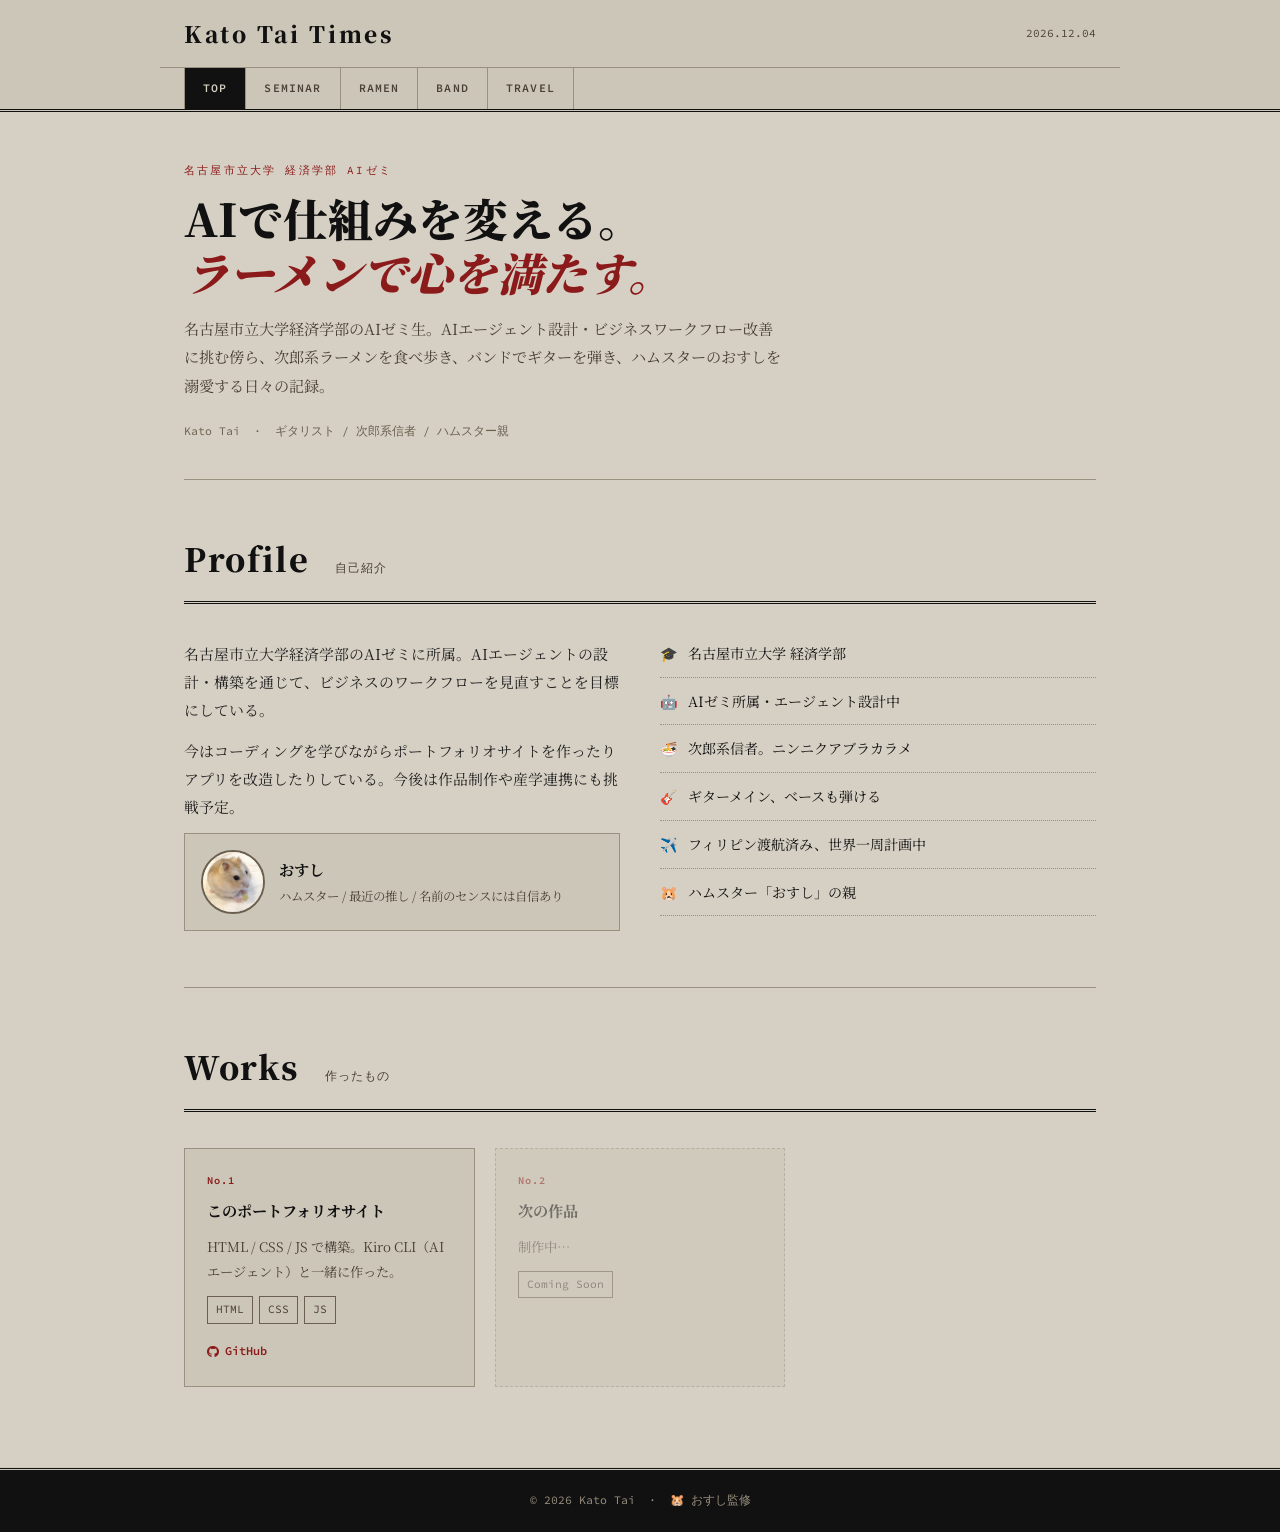
<file: index.html>
<!DOCTYPE html>
<html lang="ja">
<head>
  <meta charset="UTF-8">
  <meta name="viewport" content="width=device-width, initial-scale=1.0">
  <title>Kato Tai Times</title>
  <link rel="stylesheet" href="style.css">
  <link rel="stylesheet" href="https://cdnjs.cloudflare.com/ajax/libs/font-awesome/6.5.0/css/all.min.css">
  <style>
    .hero { border-bottom: 1px solid var(--rule); padding-bottom: 36px; margin-bottom: 48px; }
    .hero-kicker { font-family: var(--font-mono); font-size: 0.68rem; letter-spacing: 0.2em; text-transform: uppercase; color: var(--accent); margin-bottom: 10px; }
    .hero-headline { font-family: var(--font-h); font-size: clamp(1.8rem, 4vw, 2.8rem); font-weight: 900; line-height: 1.2; margin-bottom: 16px; }
    .hero-headline em { font-style: italic; color: var(--accent); }
    .hero-body { font-size: 0.95rem; color: var(--muted); max-width: 600px; margin-bottom: 20px; }
    .hero-meta { font-family: var(--font-mono); font-size: 0.72rem; color: var(--rule-dark); }

    .profile-grid { display: grid; grid-template-columns: 1fr 1fr; gap: 40px; margin-bottom: 48px; border-bottom: 1px solid var(--rule); padding-bottom: 40px; }
    .profile-text p { font-size: 0.93rem; margin-bottom: 12px; color: var(--ink2); }
    .fact-list { display: flex; flex-direction: column; gap: 10px; }
    .fact-row { display: flex; gap: 10px; font-size: 0.88rem; padding-bottom: 10px; border-bottom: 1px dotted var(--rule); }
    .pet-card { display: flex; gap: 14px; align-items: center; padding: 16px; background: var(--paper2); border: 1px solid var(--rule); margin-bottom: 16px; }
    .pet-photo { width: 64px; height: 64px; border-radius: 50%; overflow: hidden; flex-shrink: 0; border: 2px solid var(--rule-dark); }
    .pet-photo img { width: 100%; height: 100%; object-fit: cover; }
    .pet-name { font-family: var(--font-h); font-weight: 700; font-size: 0.95rem; }
    .pet-desc { font-size: 0.78rem; color: var(--muted); }
    @media (max-width: 640px) { .profile-grid { grid-template-columns: 1fr; } }

    .works-grid { display: grid; grid-template-columns: repeat(auto-fill, minmax(260px, 1fr)); gap: 20px; }
    .work-card { padding: 22px; background: var(--paper2); border: 1px solid var(--rule); transition: transform 0.2s; }
    .work-card:hover { transform: translateY(-3px); }
    .work-card.wip { opacity: 0.5; border-style: dashed; }
    .work-num { font-family: var(--font-mono); font-size: 0.65rem; color: var(--accent); font-weight: 600; letter-spacing: 0.1em; margin-bottom: 6px; }
    .work-card h3 { font-family: var(--font-h); font-size: 0.95rem; font-weight: 700; margin-bottom: 8px; }
    .work-card p { font-size: 0.83rem; color: var(--muted); margin-bottom: 12px; }
    .work-tags { display: flex; flex-wrap: wrap; gap: 6px; margin-bottom: 12px; }
    .work-link { font-family: var(--font-mono); font-size: 0.75rem; font-weight: 600; color: var(--accent); display: inline-flex; align-items: center; gap: 6px; }
    .work-link:hover { color: var(--ink); }
  </style>
</head>
<body>
<header>
  <div class="header-top">
    <div class="site-title">Kato Tai Times</div>
    <div class="header-date" id="hdate"></div>
  </div>
  <nav>
    <a href="index.html" class="active">Top</a>
    <a href="seminar.html">Seminar</a>
    <a href="ramen.html">Ramen</a>
    <a href="band.html">Band</a>
    <a href="travel.html">Travel</a>
  </nav>
</header>

<main>
  <!-- HERO -->
  <div class="hero reveal">
    <div class="hero-kicker">名古屋市立大学 経済学部 AIゼミ</div>
    <h1 class="hero-headline">AIで仕組みを変える。<br><em>ラーメンで心を満たす。</em></h1>
    <p class="hero-body">名古屋市立大学経済学部のAIゼミ生。AIエージェント設計・ビジネスワークフロー改善に挑む傍ら、次郎系ラーメンを食べ歩き、バンドでギターを弾き、ハムスターのおすしを溺愛する日々の記録。</p>
    <div class="hero-meta">Kato Tai &nbsp;·&nbsp; ギタリスト / 次郎系信者 / ハムスター親</div>
  </div>

  <!-- PROFILE -->
  <h2 class="page-title">Profile <span>自己紹介</span></h2>
  <div class="profile-grid reveal">
    <div class="profile-text">
      <p>名古屋市立大学経済学部のAIゼミに所属。AIエージェントの設計・構築を通じて、ビジネスのワークフローを見直すことを目標にしている。</p>
      <p>今はコーディングを学びながらポートフォリオサイトを作ったりアプリを改造したりしている。今後は作品制作や産学連携にも挑戦予定。</p>
      <div class="pet-card">
        <div class="pet-photo"><img src="おすし写真.png" alt="おすし"></div>
        <div>
          <div class="pet-name">おすし</div>
          <div class="pet-desc">ハムスター / 最近の推し / 名前のセンスには自信あり</div>
        </div>
      </div>
    </div>
    <div class="fact-list">
      <div class="fact-row"><span>🎓</span><span>名古屋市立大学 経済学部</span></div>
      <div class="fact-row"><span>🤖</span><span>AIゼミ所属・エージェント設計中</span></div>
      <div class="fact-row"><span>🍜</span><span>次郎系信者。ニンニクアブラカラメ</span></div>
      <div class="fact-row"><span>🎸</span><span>ギターメイン、ベースも弾ける</span></div>
      <div class="fact-row"><span>✈️</span><span>フィリピン渡航済み、世界一周計画中</span></div>
      <div class="fact-row"><span>🐹</span><span>ハムスター「おすし」の親</span></div>
    </div>
  </div>

  <!-- WORKS -->
  <h2 class="page-title">Works <span>作ったもの</span></h2>
  <div class="works-grid reveal">
    <div class="work-card">
      <div class="work-num">No.1</div>
      <h3>このポートフォリオサイト</h3>
      <p>HTML / CSS / JS で構築。Kiro CLI（AIエージェント）と一緒に作った。</p>
      <div class="work-tags"><span class="tag">HTML</span><span class="tag">CSS</span><span class="tag">JS</span></div>
      <a href="https://github.com/taisei-kato-ncu/portfolio" target="_blank" rel="noopener" class="work-link"><i class="fab fa-github"></i> GitHub</a>
    </div>
    <div class="work-card wip">
      <div class="work-num">No.2</div>
      <h3>次の作品</h3>
      <p>制作中…</p>
      <div class="work-tags"><span class="tag">Coming Soon</span></div>
    </div>
  </div>
</main>

<footer>&copy; 2026 Kato Tai &nbsp;·&nbsp; 🐹 おすし監修</footer>

<script>
  const d = new Date();
  document.getElementById('hdate').textContent = d.getFullYear() + '.' + String(d.getMonth()+1).padStart(2,'0') + '.' + String(d.getDate()).padStart(2,'0');
  const observer = new IntersectionObserver(entries => {
    entries.forEach(e => { if (e.isIntersecting) { e.target.classList.add('visible'); observer.unobserve(e.target); } });
  }, { threshold: 0.1 });
  document.querySelectorAll('.reveal').forEach(el => observer.observe(el));
</script>
</body>
</html>
</file>
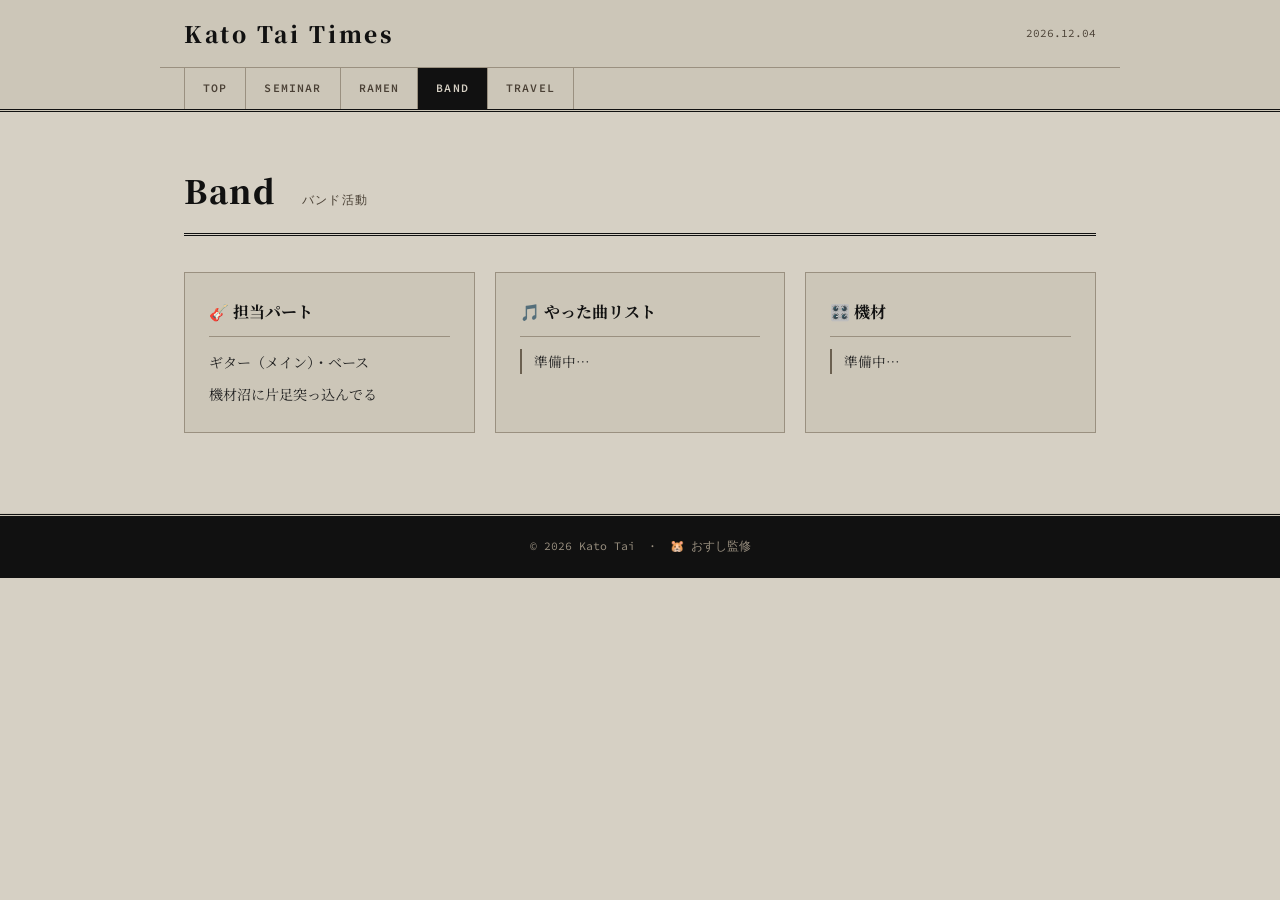
<file: band.html>
<!DOCTYPE html>
<html lang="ja">
<head>
  <meta charset="UTF-8">
  <meta name="viewport" content="width=device-width, initial-scale=1.0">
  <title>Band | Kato Tai Times</title>
  <link rel="stylesheet" href="style.css">
  <style>
    .band-grid { display: grid; grid-template-columns: repeat(auto-fill, minmax(260px, 1fr)); gap: 20px; }
    .band-card { padding: 24px; background: var(--paper2); border: 1px solid var(--rule); }
    .band-card h3 { font-family: var(--font-h); font-size: 1rem; font-weight: 700; margin-bottom: 12px; border-bottom: 1px solid var(--rule); padding-bottom: 8px; }
    .band-card p { font-size: 0.88rem; color: var(--ink2); }
    .band-sub { font-size: 0.78rem; color: var(--muted); margin-top: 6px; }
    .item-list { list-style: none; display: flex; flex-direction: column; gap: 8px; margin-top: 4px; }
    .item-list li { font-size: 0.85rem; color: var(--ink2); padding-left: 12px; border-left: 2px solid var(--rule-dark); }
  </style>
</head>
<body>
<header>
  <div class="header-top">
    <div class="site-title">Kato Tai Times</div>
    <div class="header-date" id="hdate"></div>
  </div>
  <nav>
    <a href="index.html">Top</a>
    <a href="seminar.html">Seminar</a>
    <a href="ramen.html">Ramen</a>
    <a href="band.html" class="active">Band</a>
    <a href="travel.html">Travel</a>
  </nav>
</header>

<main>
  <h1 class="page-title">Band <span>バンド活動</span></h1>

  <div class="band-grid reveal">
    <div class="band-card">
      <h3>🎸 担当パート</h3>
      <p>ギター（メイン）・ベース</p>
      <p class="band-sub">機材沼に片足突っ込んでる</p>
    </div>
    <div class="band-card">
      <h3>🎵 やった曲リスト</h3>
      <ul class="item-list">
        <li>準備中…</li>
      </ul>
    </div>
    <div class="band-card">
      <h3>🎛️ 機材</h3>
      <ul class="item-list">
        <li>準備中…</li>
      </ul>
    </div>
  </div>
</main>

<footer>&copy; 2026 Kato Tai &nbsp;·&nbsp; 🐹 おすし監修</footer>
<script>
  const d = new Date();
  document.getElementById('hdate').textContent = d.getFullYear() + '.' + String(d.getMonth()+1).padStart(2,'0') + '.' + String(d.getDate()).padStart(2,'0');
  const observer = new IntersectionObserver(entries => {
    entries.forEach(e => { if (e.isIntersecting) { e.target.classList.add('visible'); observer.unobserve(e.target); } });
  }, { threshold: 0.1 });
  document.querySelectorAll('.reveal').forEach(el => observer.observe(el));
</script>
</body>
</html>
</file>
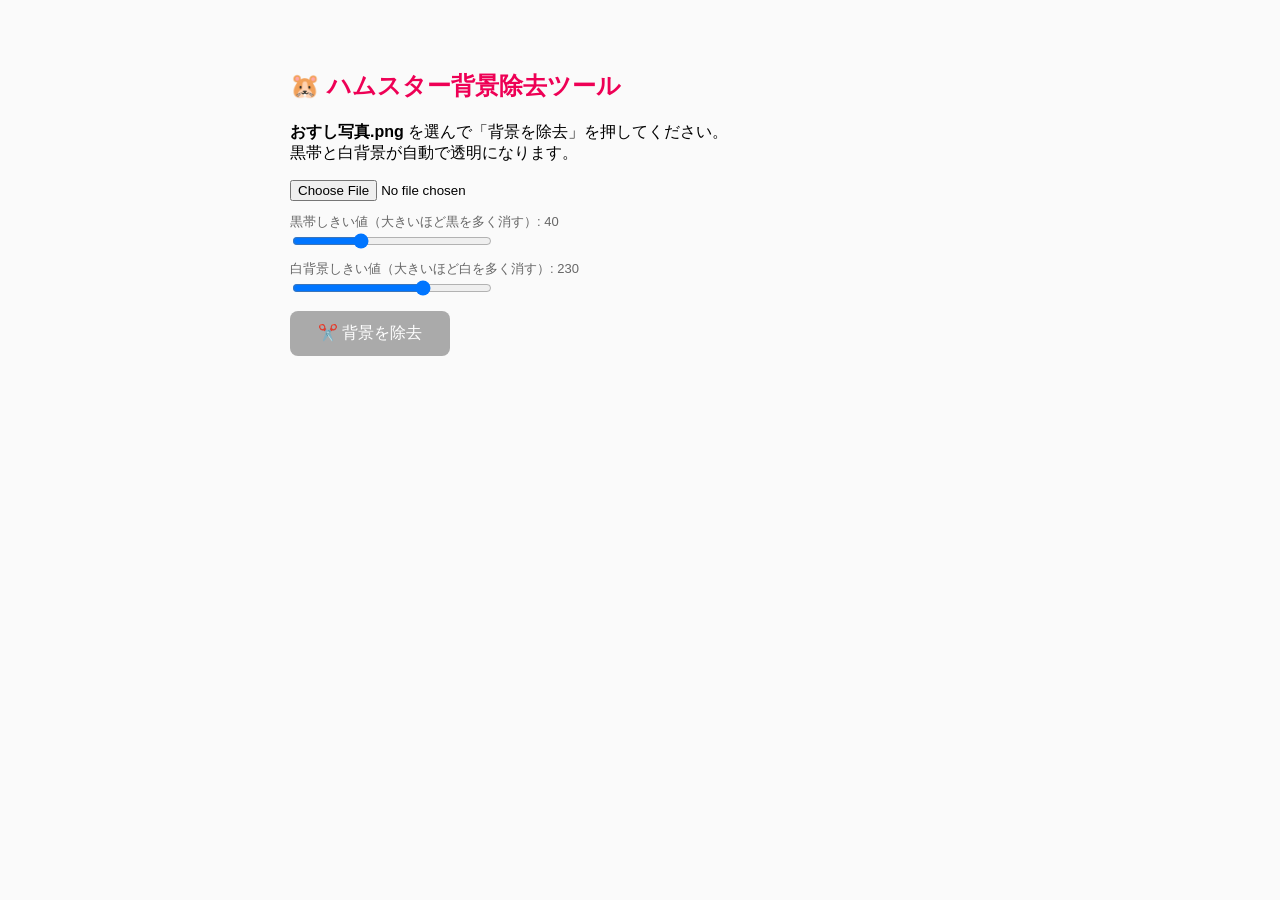
<file: bg_remove.html>
<!DOCTYPE html>
<html lang="ja">
<head>
<meta charset="UTF-8">
<title>🐹 ハムスター背景除去ツール</title>
<style>
  body { font-family: sans-serif; max-width: 700px; margin: 30px auto; padding: 20px; background: #fafafa; }
  h2 { color: #e05; }
  canvas { display: none; }
  img { max-width: 300px; border: 1px solid #ccc; border-radius: 8px; }
  .row { display: flex; gap: 24px; align-items: flex-start; margin: 16px 0; }
  .box { text-align: center; }
  label { font-size: 13px; color: #666; display: block; margin-top: 6px; }
  button { padding: 12px 28px; font-size: 16px; cursor: pointer; border-radius: 8px; border: none; background: #e05; color: #fff; margin-top: 12px; }
  button:disabled { background: #aaa; cursor: default; }
  #status { margin-top: 12px; font-weight: bold; color: #333; }
  #step2 { display: none; margin-top: 24px; border-top: 2px solid #eee; padding-top: 24px; }
  textarea { width: 100%; height: 80px; font-size: 11px; }
  .tip { font-size: 13px; color: #888; margin-top: 8px; }
  input[type=range] { width: 200px; }
</style>
</head>
<body>
<h2>🐹 ハムスター背景除去ツール</h2>
<p><b>おすし写真.png</b> を選んで「背景を除去」を押してください。<br>
黒帯と白背景が自動で透明になります。</p>

<input type="file" id="file" accept="image/*">

<div style="margin-top:12px">
  <label>黒帯しきい値（大きいほど黒を多く消す）: <span id="darkVal">40</span>
    <br><input type="range" id="darkThresh" min="10" max="100" value="40"></label>
  <label style="margin-top:8px">白背景しきい値（大きいほど白を多く消す）: <span id="lightVal">230</span>
    <br><input type="range" id="lightThresh" min="180" max="255" value="230"></label>
</div>

<button id="btnRemove" disabled>✂️ 背景を除去</button>
<div id="status"></div>

<div class="row" id="preview" style="display:none">
  <div class="box"><img id="imgBefore"><label>変換前</label></div>
  <div class="box"><img id="imgAfter"><label>背景除去後</label></div>
</div>

<div id="step2">
  <h3>✅ 完了！ 次のステップ</h3>
  <p>以下のbase64をコピーして、<code>hamster_override.js</code> の<br>
  <code>const BASE64_IMAGE = '<b>[ここ]</b>';</code> と差し替えてください。</p>
  <textarea id="b64out" readonly></textarea>
  <br>
  <button onclick="downloadUpdatedJS()">⬇️ 更新済み hamster_override.js をダウンロード</button>
  <div id="copyMsg" style="color:green;font-weight:bold;margin-top:6px"></div>
  <p class="tip">💡 ダウンロードしたファイルを <code>C:\Users\sushi\portfolio\</code> にある<br>
  <code>hamster_override.js</code> と置き換えてください。</p>
</div>

<canvas id="canvas"></canvas>

<script>
  const fileInput = document.getElementById('file');
  const btnRemove = document.getElementById('btnRemove');
  const canvas = document.getElementById('canvas');
  const ctx = canvas.getContext('2d');
  const darkSlider = document.getElementById('darkThresh');
  const lightSlider = document.getElementById('lightThresh');

  darkSlider.oninput = () => document.getElementById('darkVal').textContent = darkSlider.value;
  lightSlider.oninput = () => document.getElementById('lightVal').textContent = lightSlider.value;

  let loadedImg = null;

  fileInput.onchange = e => {
    const file = e.target.files[0];
    if (!file) return;
    const reader = new FileReader();
    reader.onload = ev => {
      const img = new Image();
      img.onload = () => {
        loadedImg = img;
        document.getElementById('imgBefore').src = ev.target.result;
        document.getElementById('preview').style.display = 'flex';
        btnRemove.disabled = false;
        document.getElementById('status').textContent = '画像を読み込みました。「背景を除去」を押してください。';
      };
      img.src = ev.target.result;
    };
    reader.readAsDataURL(file);
  };

  btnRemove.onclick = () => {
    if (!loadedImg) return;
    document.getElementById('status').textContent = '処理中...';

    const darkT = parseInt(darkSlider.value);
    const lightT = parseInt(lightSlider.value);

    canvas.width = loadedImg.naturalWidth;
    canvas.height = loadedImg.naturalHeight;
    ctx.drawImage(loadedImg, 0, 0);

    const imageData = ctx.getImageData(0, 0, canvas.width, canvas.height);
    const data = imageData.data;

    for (let i = 0; i < data.length; i += 4) {
      const r = data[i], g = data[i+1], b = data[i+2];
      // 黒帯: RGB全て暗い
      if (r < darkT && g < darkT && b < darkT) {
        data[i+3] = 0;
      }
      // 白背景: RGB全て明るい
      else if (r > lightT && g > lightT && b > lightT) {
        data[i+3] = 0;
      }
    }

    ctx.putImageData(imageData, 0, 0);

    const result = canvas.toDataURL('image/png');
    document.getElementById('imgAfter').src = result;
    document.getElementById('b64out').value = result;
    document.getElementById('step2').style.display = 'block';
    document.getElementById('status').textContent = '✅ 背景除去完了！';
  };

  function downloadUpdatedJS() {
    const b64 = document.getElementById('b64out').value;
    const js = `(function() {
  // 🐹 Jelly Mario ハムスター差し替えスクリプト
  // jellymar.io のブラウザコンソールに貼り付けて実行してください。
  // ページを再読み込みすると元のマリオに戻ります。

  const BASE64_IMAGE = '${b64}';

  const hamster = new Image();
  hamster.src = BASE64_IMAGE;

  const origDrawImage = CanvasRenderingContext2D.prototype.drawImage;

  CanvasRenderingContext2D.prototype.drawImage = function(img, ...args) {
    if (img instanceof HTMLImageElement) {
      if (args.length === 8) {
        const [sx, sy, sw, sh, dx, dy, dw, dh] = args;
        origDrawImage.call(this, hamster, 0, 0, hamster.naturalWidth || hamster.width, hamster.naturalHeight || hamster.height, dx, dy, dw, dh);
      } else {
        origDrawImage.call(this, hamster, ...args);
      }
    } else {
      origDrawImage.call(this, img, ...args);
    }
  };

  console.log('%c🐹 ハムスター注入完了！', 'color: #ff6b9d; font-size: 18px; font-weight: bold;');
  console.log('マリオがハムスターに変わります。ページを再読み込みすると元に戻ります。');
})();`;

    const blob = new Blob([js], { type: 'text/javascript' });
    const a = document.createElement('a');
    a.href = URL.createObjectURL(blob);
    a.download = 'hamster_override.js';
    a.click();
    document.getElementById('copyMsg').textContent = 'ダウンロードしました！portfolio フォルダの hamster_override.js と置き換えてください。';
  }
</script>
</body>
</html>
</file>
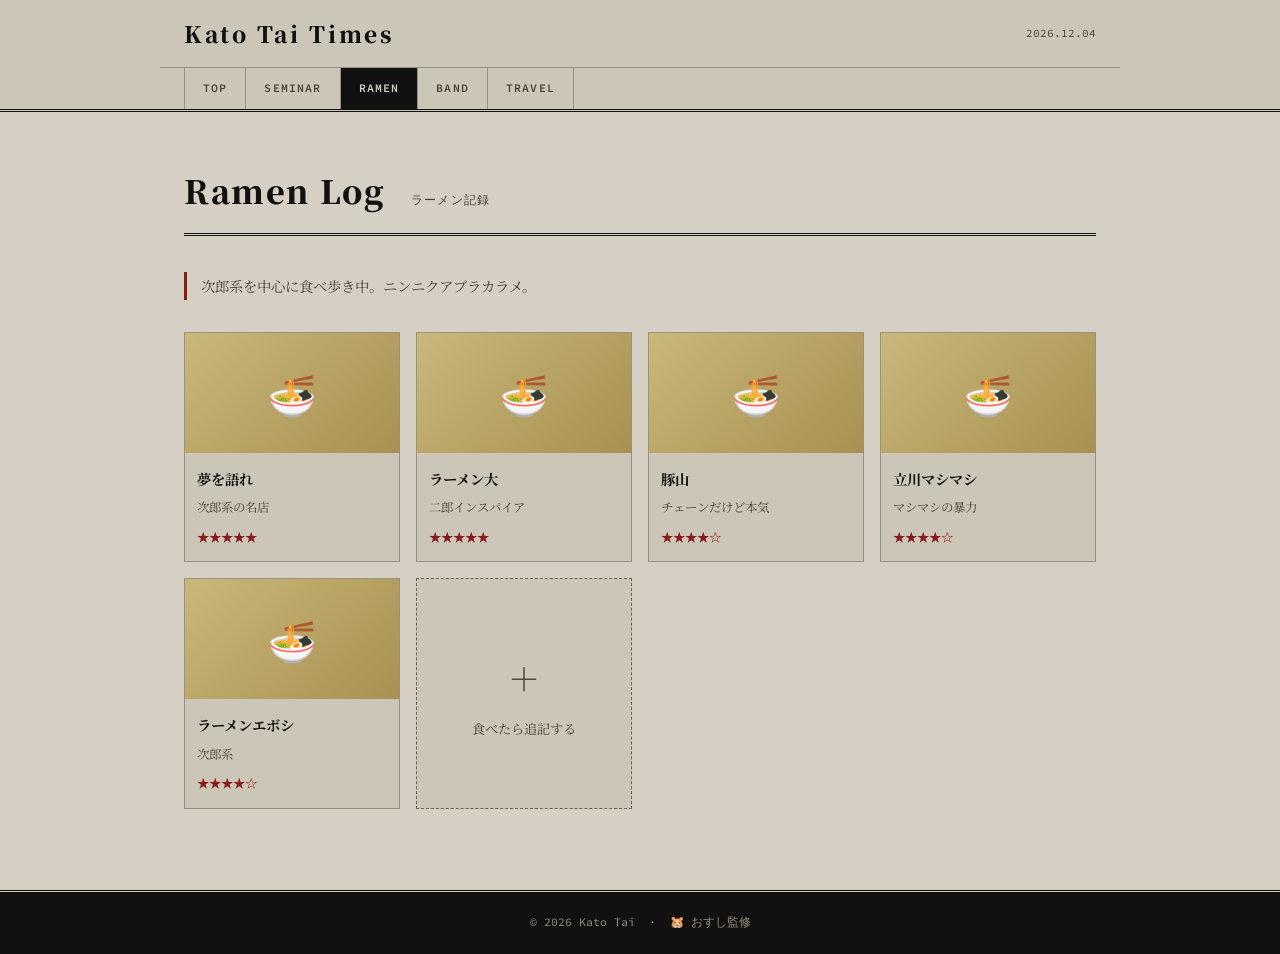
<file: ramen.html>
<!DOCTYPE html>
<html lang="ja">
<head>
  <meta charset="UTF-8">
  <meta name="viewport" content="width=device-width, initial-scale=1.0">
  <title>Ramen | Kato Tai Times</title>
  <link rel="stylesheet" href="style.css">
  <style>
    .ramen-intro { font-size: 0.9rem; color: var(--muted); margin-bottom: 32px; border-left: 3px solid var(--accent); padding-left: 14px; }
    .ramen-grid { display: grid; grid-template-columns: repeat(auto-fill, minmax(180px, 1fr)); gap: 16px; }
    .ramen-card { background: var(--paper2); border: 1px solid var(--rule); overflow: hidden; transition: transform 0.2s; }
    .ramen-card:hover { transform: translateY(-3px); }
    .ramen-img { height: 120px; background: linear-gradient(135deg, #c8b87a, #a89050); display: flex; align-items: center; justify-content: center; font-size: 2.5rem; overflow: hidden; }
    .ramen-img img { width: 100%; height: 100%; object-fit: cover; }
    .ramen-info { padding: 12px; }
    .ramen-info h4 { font-family: var(--font-h); font-size: 0.9rem; font-weight: 700; margin-bottom: 4px; }
    .ramen-comment { font-size: 0.78rem; color: var(--muted); margin-bottom: 6px; }
    .ramen-stars { color: var(--accent); font-size: 0.78rem; }
    .add-card { border: 1px dashed var(--rule-dark); display: flex; flex-direction: column; align-items: center; justify-content: center; min-height: 180px; color: var(--muted); font-size: 0.83rem; }
  </style>
</head>
<body>
<header>
  <div class="header-top">
    <div class="site-title">Kato Tai Times</div>
    <div class="header-date" id="hdate"></div>
  </div>
  <nav>
    <a href="index.html">Top</a>
    <a href="seminar.html">Seminar</a>
    <a href="ramen.html" class="active">Ramen</a>
    <a href="band.html">Band</a>
    <a href="travel.html">Travel</a>
  </nav>
</header>

<main>
  <h1 class="page-title">Ramen Log <span>ラーメン記録</span></h1>
  <p class="ramen-intro">次郎系を中心に食べ歩き中。ニンニクアブラカラメ。</p>

  <div class="ramen-grid reveal">
    <div class="ramen-card">
      <div class="ramen-img">🍜</div>
      <div class="ramen-info"><h4>夢を語れ</h4><p class="ramen-comment">次郎系の名店</p><div class="ramen-stars">★★★★★</div></div>
    </div>
    <div class="ramen-card">
      <div class="ramen-img">🍜</div>
      <div class="ramen-info"><h4>ラーメン大</h4><p class="ramen-comment">二郎インスパイア</p><div class="ramen-stars">★★★★★</div></div>
    </div>
    <div class="ramen-card">
      <div class="ramen-img">🍜</div>
      <div class="ramen-info"><h4>豚山</h4><p class="ramen-comment">チェーンだけど本気</p><div class="ramen-stars">★★★★☆</div></div>
    </div>
    <div class="ramen-card">
      <div class="ramen-img">🍜</div>
      <div class="ramen-info"><h4>立川マシマシ</h4><p class="ramen-comment">マシマシの暴力</p><div class="ramen-stars">★★★★☆</div></div>
    </div>
    <div class="ramen-card">
      <div class="ramen-img">🍜</div>
      <div class="ramen-info"><h4>ラーメンエボシ</h4><p class="ramen-comment">次郎系</p><div class="ramen-stars">★★★★☆</div></div>
    </div>
    <div class="ramen-card add-card"><div style="font-size:2rem;margin-bottom:8px;">＋</div><p>食べたら追記する</p></div>
  </div>
</main>

<footer>&copy; 2026 Kato Tai &nbsp;·&nbsp; 🐹 おすし監修</footer>
<script>
  const d = new Date();
  document.getElementById('hdate').textContent = d.getFullYear() + '.' + String(d.getMonth()+1).padStart(2,'0') + '.' + String(d.getDate()).padStart(2,'0');
  const observer = new IntersectionObserver(entries => {
    entries.forEach(e => { if (e.isIntersecting) { e.target.classList.add('visible'); observer.unobserve(e.target); } });
  }, { threshold: 0.1 });
  document.querySelectorAll('.reveal').forEach(el => observer.observe(el));
</script>
</body>
</html>
</file>
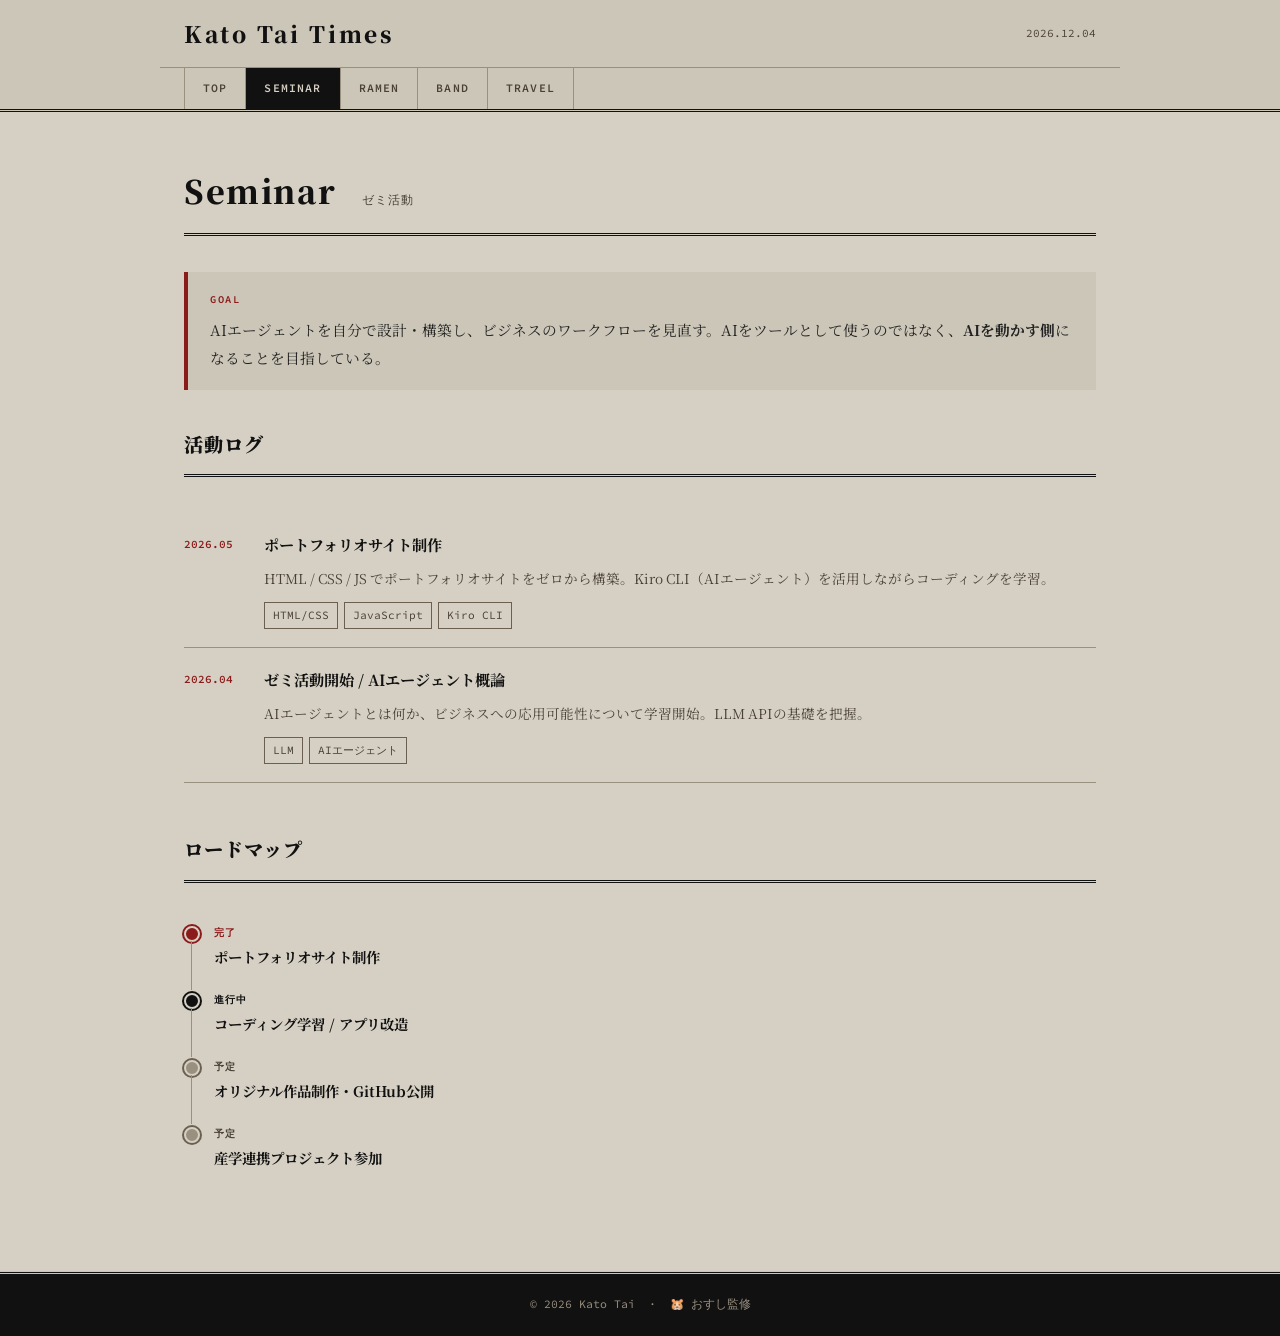
<file: seminar.html>
<!DOCTYPE html>
<html lang="ja">
<head>
  <meta charset="UTF-8">
  <meta name="viewport" content="width=device-width, initial-scale=1.0">
  <title>Seminar | Kato Tai Times</title>
  <link rel="stylesheet" href="style.css">
  <style>
    .seminar-goal { background: var(--paper2); border-left: 4px solid var(--accent); padding: 18px 22px; margin-bottom: 36px; }
    .seminar-goal .label { font-family: var(--font-mono); font-size: 0.65rem; font-weight: 600; letter-spacing: 0.15em; color: var(--accent); margin-bottom: 6px; }
    .seminar-goal p { font-size: 0.92rem; color: var(--ink2); }

    .activity-log { display: flex; flex-direction: column; }
    .log-item { display: flex; gap: 20px; padding: 18px 0; border-bottom: 1px solid var(--rule); }
    .log-date { font-family: var(--font-mono); font-size: 0.7rem; font-weight: 600; color: var(--accent); min-width: 60px; padding-top: 3px; }
    .log-title { font-family: var(--font-h); font-size: 0.95rem; font-weight: 700; margin-bottom: 6px; }
    .log-body p { font-size: 0.85rem; color: var(--muted); }
    .log-tags { display: flex; flex-wrap: wrap; gap: 6px; margin-top: 10px; }

    .roadmap { display: flex; flex-direction: column; margin-top: 40px; }
    .rm-step { display: flex; gap: 14px; align-items: flex-start; padding-bottom: 20px; position: relative; }
    .rm-step:not(:last-child)::before { content: ''; position: absolute; left: 7px; top: 18px; bottom: 0; width: 1px; background: var(--rule); }
    .rm-dot { width: 16px; height: 16px; border-radius: 50%; background: var(--accent); flex-shrink: 0; margin-top: 3px; border: 2px solid var(--paper); box-shadow: 0 0 0 2px var(--accent); }
    .rm-dot.current { background: var(--ink); box-shadow: 0 0 0 2px var(--ink); }
    .rm-dot.future { background: var(--rule); box-shadow: 0 0 0 2px var(--rule-dark); }
    .rm-label { font-family: var(--font-mono); font-size: 0.65rem; font-weight: 600; letter-spacing: 0.1em; text-transform: uppercase; color: var(--accent); }
    .rm-label.current { color: var(--ink); }
    .rm-label.future { color: var(--muted); }
    .rm-content h4 { font-family: var(--font-h); font-size: 0.9rem; font-weight: 700; }
  </style>
</head>
<body>
<header>
  <div class="header-top">
    <div class="site-title">Kato Tai Times</div>
    <div class="header-date" id="hdate"></div>
  </div>
  <nav>
    <a href="index.html">Top</a>
    <a href="seminar.html" class="active">Seminar</a>
    <a href="ramen.html">Ramen</a>
    <a href="band.html">Band</a>
    <a href="travel.html">Travel</a>
  </nav>
</header>

<main>
  <h1 class="page-title">Seminar <span>ゼミ活動</span></h1>

  <div class="seminar-goal reveal">
    <div class="label">GOAL</div>
    <p>AIエージェントを自分で設計・構築し、ビジネスのワークフローを見直す。AIをツールとして使うのではなく、<strong>AIを動かす側</strong>になることを目指している。</p>
  </div>

  <h2 class="page-title" style="font-size:1.2rem;">活動ログ</h2>
  <div class="activity-log reveal">
    <div class="log-item">
      <div class="log-date">2026.05</div>
      <div class="log-body">
        <div class="log-title">ポートフォリオサイト制作</div>
        <p>HTML / CSS / JS でポートフォリオサイトをゼロから構築。Kiro CLI（AIエージェント）を活用しながらコーディングを学習。</p>
        <div class="log-tags"><span class="tag">HTML/CSS</span><span class="tag">JavaScript</span><span class="tag">Kiro CLI</span></div>
      </div>
    </div>
    <div class="log-item">
      <div class="log-date">2026.04</div>
      <div class="log-body">
        <div class="log-title">ゼミ活動開始 / AIエージェント概論</div>
        <p>AIエージェントとは何か、ビジネスへの応用可能性について学習開始。LLM APIの基礎を把握。</p>
        <div class="log-tags"><span class="tag">LLM</span><span class="tag">AIエージェント</span></div>
      </div>
    </div>
  </div>

  <h2 class="page-title" style="font-size:1.2rem;margin-top:48px;">ロードマップ</h2>
  <div class="roadmap reveal">
    <div class="rm-step">
      <div class="rm-dot"></div>
      <div class="rm-content"><div class="rm-label">完了</div><h4>ポートフォリオサイト制作</h4></div>
    </div>
    <div class="rm-step">
      <div class="rm-dot current"></div>
      <div class="rm-content"><div class="rm-label current">進行中</div><h4>コーディング学習 / アプリ改造</h4></div>
    </div>
    <div class="rm-step">
      <div class="rm-dot future"></div>
      <div class="rm-content"><div class="rm-label future">予定</div><h4>オリジナル作品制作・GitHub公開</h4></div>
    </div>
    <div class="rm-step">
      <div class="rm-dot future"></div>
      <div class="rm-content"><div class="rm-label future">予定</div><h4>産学連携プロジェクト参加</h4></div>
    </div>
  </div>
</main>

<footer>&copy; 2026 Kato Tai &nbsp;·&nbsp; 🐹 おすし監修</footer>
<script>
  const d = new Date();
  document.getElementById('hdate').textContent = d.getFullYear() + '.' + String(d.getMonth()+1).padStart(2,'0') + '.' + String(d.getDate()).padStart(2,'0');
  const observer = new IntersectionObserver(entries => {
    entries.forEach(e => { if (e.isIntersecting) { e.target.classList.add('visible'); observer.unobserve(e.target); } });
  }, { threshold: 0.1 });
  document.querySelectorAll('.reveal').forEach(el => observer.observe(el));
</script>
</body>
</html>
</file>
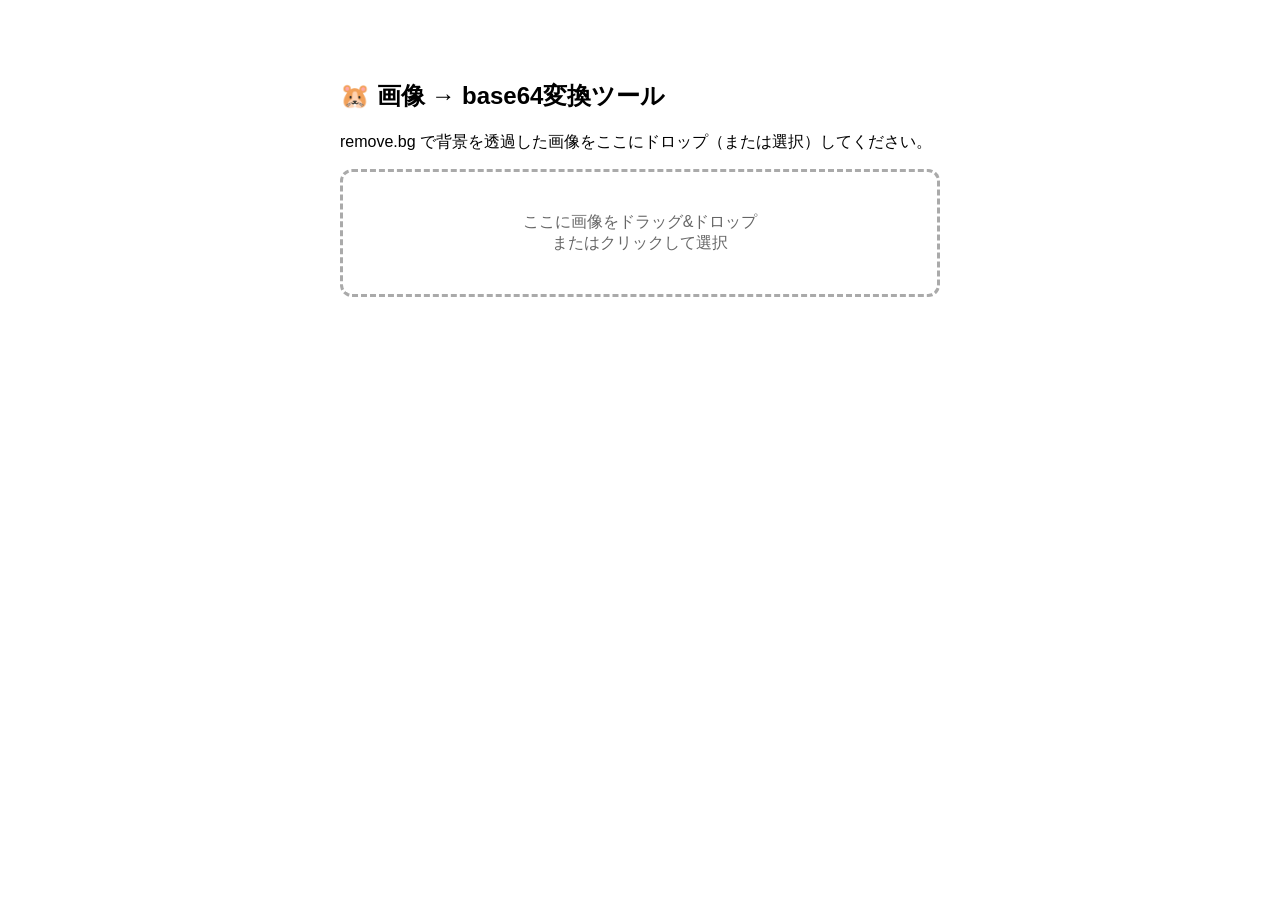
<file: to_base64.html>
<!DOCTYPE html>
<html lang="ja">
<head>
<meta charset="UTF-8">
<title>画像 → base64変換</title>
<style>
  body { font-family: sans-serif; max-width: 600px; margin: 40px auto; padding: 20px; }
  #drop { border: 3px dashed #aaa; border-radius: 12px; padding: 40px; text-align: center; cursor: pointer; color: #666; }
  #drop.over { border-color: #4a90e2; background: #eef5ff; }
  textarea { width: 100%; height: 120px; margin-top: 16px; font-size: 11px; }
  button { margin-top: 8px; padding: 10px 24px; font-size: 16px; cursor: pointer; }
  #result { display: none; }
  #msg { color: green; font-weight: bold; margin-top: 8px; }
</style>
</head>
<body>
<h2>🐹 画像 → base64変換ツール</h2>
<p>remove.bg で背景を透過した画像をここにドロップ（または選択）してください。</p>

<div id="drop" onclick="document.getElementById('file').click()">
  ここに画像をドラッグ&amp;ドロップ<br>またはクリックして選択
  <input type="file" id="file" accept="image/*" style="display:none">
</div>

<div id="result">
  <textarea id="b64" readonly></textarea>
  <br>
  <button onclick="copyB64()">📋 コピー</button>
  <div id="msg"></div>
  <p style="color:#888;font-size:13px">この文字列全体を <code>hamster_override.js</code> の <code>YOUR_BASE64_HERE</code> と差し替えてください。</p>
</div>

<script>
  const drop = document.getElementById('drop');
  const fileInput = document.getElementById('file');

  drop.addEventListener('dragover', e => { e.preventDefault(); drop.classList.add('over'); });
  drop.addEventListener('dragleave', () => drop.classList.remove('over'));
  drop.addEventListener('drop', e => { e.preventDefault(); drop.classList.remove('over'); loadFile(e.dataTransfer.files[0]); });
  fileInput.addEventListener('change', e => loadFile(e.target.files[0]));

  function loadFile(file) {
    if (!file) return;
    const reader = new FileReader();
    reader.onload = e => {
      document.getElementById('b64').value = e.target.result;
      document.getElementById('result').style.display = 'block';
    };
    reader.readAsDataURL(file);
  }

  function copyB64() {
    const ta = document.getElementById('b64');
    ta.select();
    navigator.clipboard.writeText(ta.value).then(() => {
      document.getElementById('msg').textContent = 'コピーしました！';
      setTimeout(() => document.getElementById('msg').textContent = '', 2000);
    });
  }
</script>
</body>
</html>
</file>
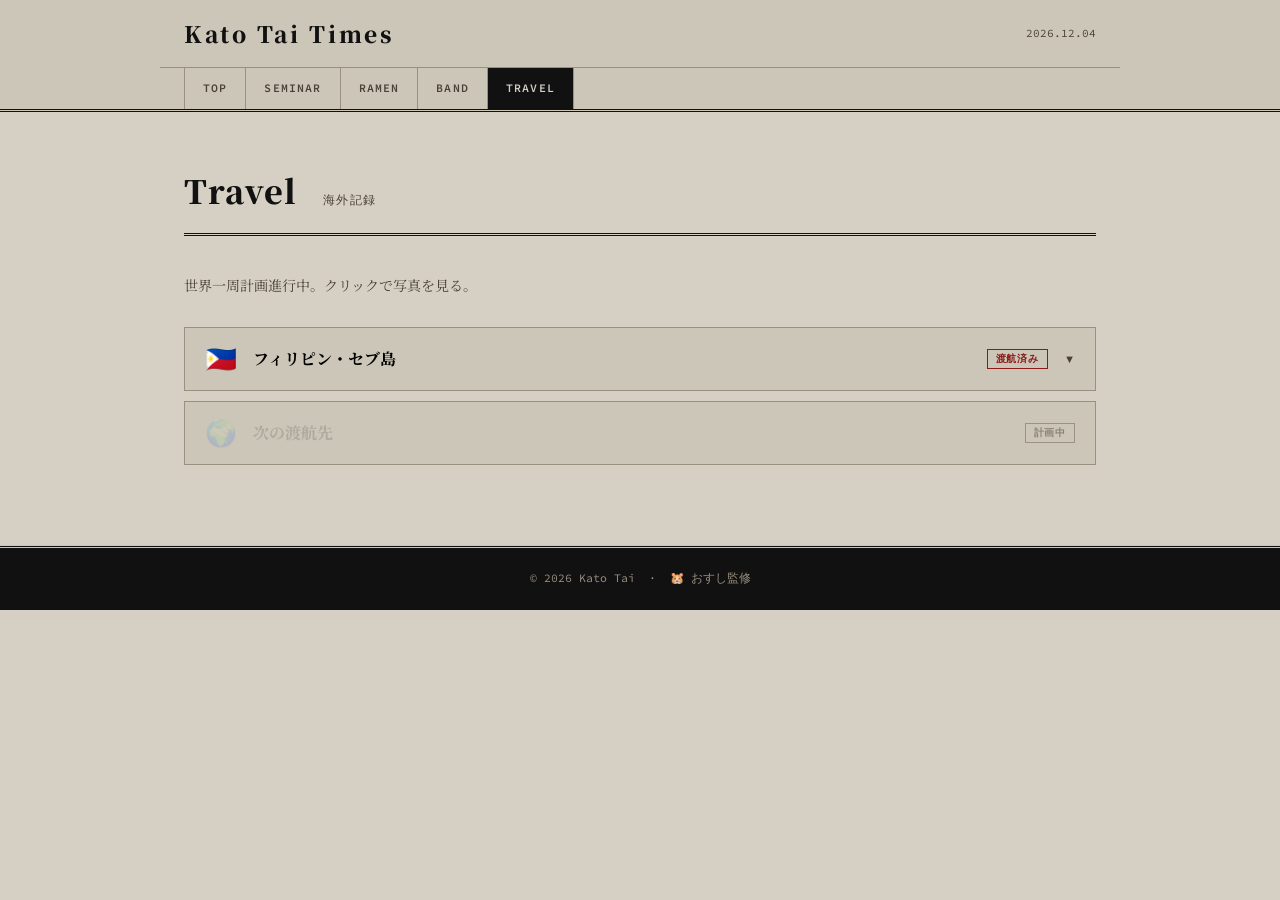
<file: travel.html>
<!DOCTYPE html>
<html lang="ja">
<head>
  <meta charset="UTF-8">
  <meta name="viewport" content="width=device-width, initial-scale=1.0">
  <title>Travel | Kato Tai Times</title>
  <link rel="stylesheet" href="style.css">
  <style>
    .country-list { display: flex; flex-direction: column; gap: 10px; }
    .country-item { background: var(--paper2); border: 1px solid var(--rule); overflow: hidden; }
    .country-btn { width: 100%; display: flex; align-items: center; gap: 16px; padding: 16px 20px; background: none; border: none; cursor: pointer; text-align: left; transition: background 0.15s; }
    .country-btn:hover { background: var(--paper3); }
    .future-btn { cursor: default; opacity: 0.5; }
    .c-flag { font-size: 1.6rem; }
    .c-name { font-family: var(--font-h); font-size: 1rem; font-weight: 700; flex: 1; }
    .c-status { font-family: var(--font-mono); font-size: 0.65rem; font-weight: 600; letter-spacing: 0.08em; text-transform: uppercase; padding: 2px 8px; border: 1px solid; }
    .c-status.done { color: var(--accent); border-color: var(--accent); }
    .c-status.planned { color: var(--muted); border-color: var(--rule-dark); }
    .c-arrow { font-size: 0.7rem; color: var(--muted); transition: transform 0.3s; }
    .country-item.open .c-arrow { transform: rotate(180deg); }
    .country-photos { max-height: 0; overflow: hidden; transition: max-height 0.4s ease; }
    .country-item.open .country-photos { max-height: 2000px; }
    .photo-grid { display: grid; grid-template-columns: repeat(auto-fill, minmax(160px, 1fr)); gap: 6px; padding: 0 12px 12px; }
    .photo-grid img { width: 100%; aspect-ratio: 1; object-fit: cover; transition: transform 0.2s; cursor: pointer; }
    .photo-grid img:hover { transform: scale(1.04); }
  </style>
</head>
<body>
<header>
  <div class="header-top">
    <div class="site-title">Kato Tai Times</div>
    <div class="header-date" id="hdate"></div>
  </div>
  <nav>
    <a href="index.html">Top</a>
    <a href="seminar.html">Seminar</a>
    <a href="ramen.html">Ramen</a>
    <a href="band.html">Band</a>
    <a href="travel.html" class="active">Travel</a>
  </nav>
</header>

<main>
  <h1 class="page-title">Travel <span>海外記録</span></h1>
  <p style="font-size:0.88rem;color:var(--muted);margin-bottom:28px;">世界一周計画進行中。クリックで写真を見る。</p>

  <div class="country-list reveal">
    <div class="country-item">
      <button class="country-btn" onclick="toggleCountry(this)">
        <span class="c-flag">🇵🇭</span>
        <span class="c-name">フィリピン・セブ島</span>
        <span class="c-status done">渡航済み</span>
        <span class="c-arrow">▼</span>
      </button>
      <div class="country-photos">
        <div class="photo-grid">
          <img src="セブ島/S__165748744_0.jpg" alt="セブ島">
          <img src="セブ島/S__165748745_0.jpg" alt="セブ島">
          <img src="セブ島/S__165748746_0.jpg" alt="セブ島">
          <img src="セブ島/S__165748747_0.jpg" alt="セブ島">
          <img src="セブ島/S__165748748_0.jpg" alt="セブ島">
          <img src="セブ島/S__165748749_0.jpg" alt="セブ島">
          <img src="セブ島/S__165748750_0.jpg" alt="セブ島">
          <img src="セブ島/S__165748751_0.jpg" alt="セブ島">
          <img src="セブ島/S__165748752_0.jpg" alt="セブ島">
          <img src="セブ島/S__165748753_0.jpg" alt="セブ島">
        </div>
      </div>
    </div>
    <div class="country-item">
      <button class="country-btn future-btn" disabled>
        <span class="c-flag">🌍</span>
        <span class="c-name">次の渡航先</span>
        <span class="c-status planned">計画中</span>
      </button>
    </div>
  </div>
</main>

<footer>&copy; 2026 Kato Tai &nbsp;·&nbsp; 🐹 おすし監修</footer>
<script>
  const d = new Date();
  document.getElementById('hdate').textContent = d.getFullYear() + '.' + String(d.getMonth()+1).padStart(2,'0') + '.' + String(d.getDate()).padStart(2,'0');
  function toggleCountry(btn) { btn.closest('.country-item').classList.toggle('open'); }
  const observer = new IntersectionObserver(entries => {
    entries.forEach(e => { if (e.isIntersecting) { e.target.classList.add('visible'); observer.unobserve(e.target); } });
  }, { threshold: 0.1 });
  document.querySelectorAll('.reveal').forEach(el => observer.observe(el));
</script>
</body>
</html>
</file>
<file: style.css>
@import url('https://fonts.googleapis.com/css2?family=Noto+Serif+JP:wght@400;700;900&family=Source+Code+Pro:wght@400;600&display=swap');

:root {
  --ink: #111111;
  --ink2: #222222;
  --paper: #d6d0c4;
  --paper2: #ccc6b8;
  --paper3: #c0bab0;
  --rule: #9a9080;
  --rule-dark: #6b6050;
  --accent: #8b1a1a;
  --muted: #4a4035;
  --font-h: 'Noto Serif JP', serif;
  --font-b: 'Noto Serif JP', serif;
  --font-mono: 'Source Code Pro', monospace;
}

*, *::before, *::after { margin: 0; padding: 0; box-sizing: border-box; }
html { scroll-behavior: smooth; }
body { background: var(--paper); color: var(--ink); font-family: var(--font-b); font-size: 15px; line-height: 1.9; overflow-x: hidden; }
a { color: inherit; text-decoration: none; }

/* ── HEADER ── */
header {
  background: var(--paper2);
  border-bottom: 3px double var(--ink);
}
.header-top {
  max-width: 960px; margin: 0 auto;
  display: flex; align-items: center; justify-content: space-between;
  padding: 12px 24px;
  border-bottom: 1px solid var(--rule);
}
.site-title {
  font-family: var(--font-h); font-weight: 900;
  font-size: 1.4rem; letter-spacing: 0.12em; color: var(--ink);
}
.header-date { font-family: var(--font-mono); font-size: 0.7rem; color: var(--muted); }
nav {
  max-width: 960px; margin: 0 auto;
  display: flex; padding: 0 24px;
}
nav a {
  display: block; padding: 10px 18px;
  font-family: var(--font-mono); font-size: 0.72rem; font-weight: 600;
  letter-spacing: 0.1em; text-transform: uppercase; color: var(--muted);
  border-right: 1px solid var(--rule);
  transition: background 0.15s, color 0.15s;
}
nav a:first-child { border-left: 1px solid var(--rule); }
nav a:hover, nav a.active { background: var(--ink); color: var(--paper); }

/* ── MAIN ── */
main { max-width: 960px; margin: 0 auto; padding: 48px 24px 80px; }

/* ── PAGE TITLE ── */
.page-title {
  font-family: var(--font-h); font-size: 2rem; font-weight: 900;
  border-bottom: 3px double var(--ink); padding-bottom: 12px; margin-bottom: 36px;
  letter-spacing: 0.05em;
}
.page-title span { font-size: 0.75rem; font-family: var(--font-mono); color: var(--muted); margin-left: 16px; font-weight: 400; letter-spacing: 0.1em; }

/* ── FOOTER ── */
footer {
  background: var(--ink); border-top: 3px double var(--paper2);
  text-align: center; padding: 20px 24px;
  font-family: var(--font-mono); font-size: 0.72rem; color: var(--rule);
}

/* ── REVEAL ── */
.reveal { opacity: 0; transform: translateY(20px); transition: opacity 0.5s ease, transform 0.5s ease; }
.reveal.visible { opacity: 1; transform: none; }

/* ── COMMON TAGS ── */
.tag { font-size: 0.7rem; padding: 2px 8px; border: 1px solid var(--rule-dark); color: var(--muted); font-family: var(--font-mono); }
</file>
